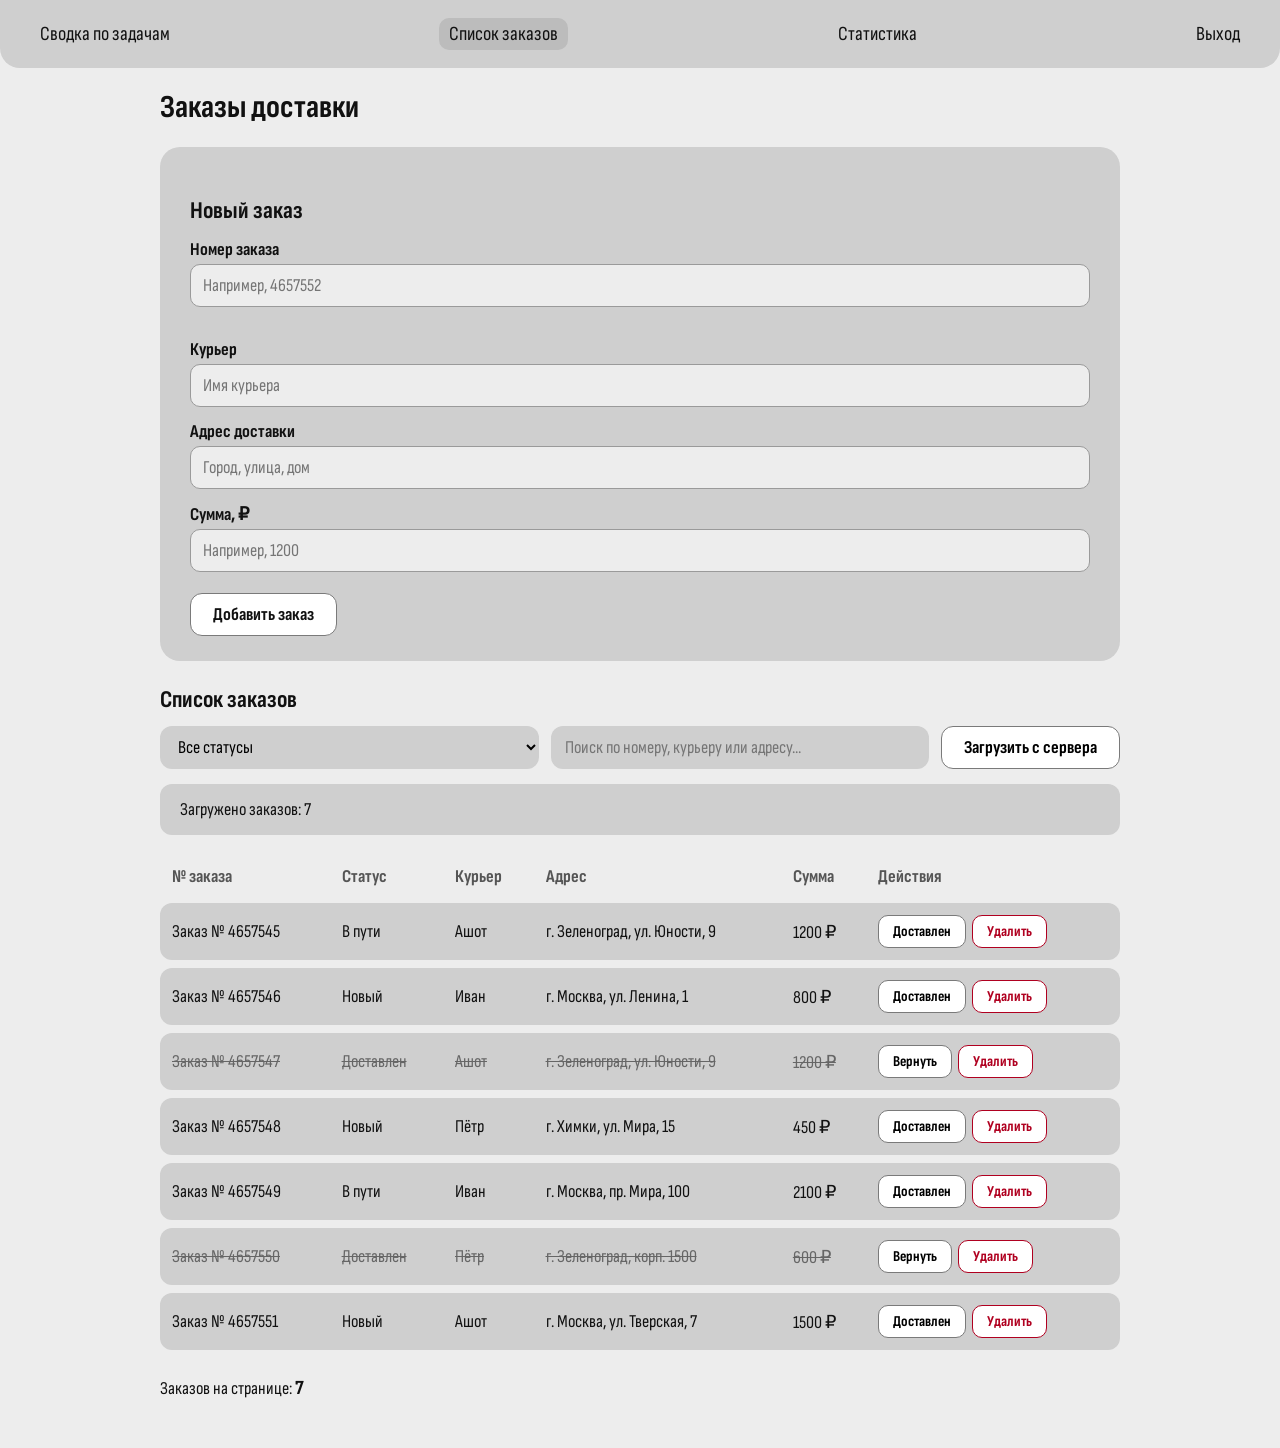
<file: isit-lab5/src/index.html>
<!DOCTYPE html>
<html lang="ru">
<head>
    <meta charset="UTF-8">
    <title>Заказы доставки</title>

    <!-- Шрифт Sofia Sans Condensed из Google Fonts -->
    <link rel="preconnect" href="https://fonts.googleapis.com">
    <link rel="preconnect" href="https://fonts.gstatic.com" crossorigin>
    <link href="https://fonts.googleapis.com/css2?family=Sofia+Sans+Condensed:wght@400;700&display=swap" rel="stylesheet">

    <link rel="stylesheet" href="css/styles.css">
</head>
<body>

    <!-- Верхняя панель с меню -->
    <header class="topbar">
        <nav class="topbar-menu">
            <a href="#">Сводка по задачам</a>
            <a href="#" class="active">Список заказов</a>
            <a href="#">Статистика</a>
            <a href="#">Выход</a>
        </nav>
    </header>

    <div class="container">
        <h1>Заказы доставки</h1>

        <!-- Форма: сюда пользователь вводит данные нового заказа -->
        <form id="task-form" class="card">
            <h2>Новый заказ</h2>

            <label for="task-title">Номер заказа</label>
            <input id="task-title" type="text" placeholder="Например, 4657552">
            <div class="error" id="error-title"></div>

            <label for="task-courier">Курьер</label>
            <input id="task-courier" type="text" placeholder="Имя курьера">

            <label for="task-address">Адрес доставки</label>
            <input id="task-address" type="text" placeholder="Город, улица, дом">

            <label for="task-sum">Сумма, ₽</label>
            <input id="task-sum" type="number" placeholder="Например, 1200">

            <br><br>
            <button type="submit" class="primary">Добавить заказ</button>
        </form>

        <h2>Список заказов</h2>

        <!-- Элементы управления: фильтр по статусу, поиск, кнопка загрузки -->
        <div class="toolbar">
            <select id="status-filter">
                <option value="">Все статусы</option>
                <option value="new">Новый</option>
                <option value="in_progress">В пути</option>
                <option value="done">Доставлен</option>
            </select>
            <input id="search-input" type="text" placeholder="Поиск по номеру, курьеру или адресу...">
            <button id="refresh-button">Загрузить с сервера</button>
        </div>

        <!-- Область отображения информации: «Загрузка…», «Ничего не найдено», ошибки -->
        <div id="info" class="message">Нажмите «Загрузить с сервера»</div>

        <!-- Таблицу заполняет JavaScript -->
        <table id="task-table" hidden>
            <thead>
                <tr>
                    <th>№ заказа</th>
                    <th>Статус</th>
                    <th>Курьер</th>
                    <th>Адрес</th>
                    <th>Сумма</th>
                    <th>Действия</th>
                </tr>
            </thead>
            <tbody id="task-body"></tbody>
        </table>

        <p>Заказов на странице: <strong id="counter">0</strong></p>
    </div>

    <!-- Скрипты подключаются в конце страницы, когда вся разметка уже загружена -->
    <script src="js/mock-data.js"></script>
    <script src="js/mock-api.js"></script>
    <script src="js/app.js"></script>
</body>
</html>
</file>
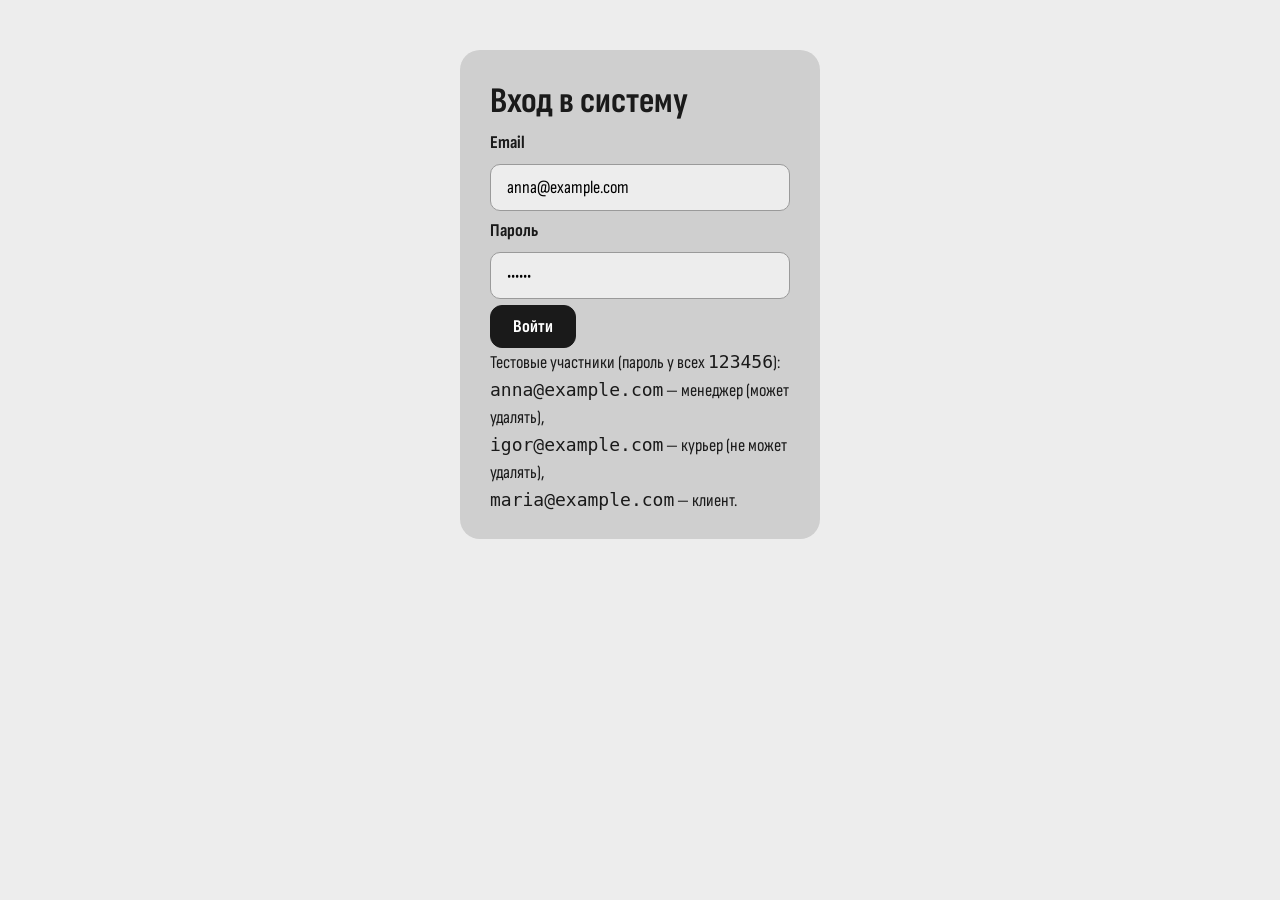
<file: isit-lab9/src/public/client/index.html>
<!DOCTYPE html>
<html lang="ru">
<head>
    <meta charset="UTF-8">
    <meta name="viewport" content="width=device-width, initial-scale=1.0">
    <title>Доставка заказов</title>
    <link rel="stylesheet" href="css/styles.css">
</head>
<body>

    <!-- ===== Экран 1. Вход в систему ===== -->
    <div id="login-screen" class="container" style="max-width: 400px; margin-top: 50px;">
        <form id="login-form" class="card" novalidate>
            <h1>Вход в систему</h1>

            <label for="login-email">Email</label>
            <input id="login-email" type="text" value="anna@example.com" autocomplete="username">
            <div class="error" id="error-email"></div>

            <label for="login-password">Пароль</label>
            <input id="login-password" type="password" value="123456" autocomplete="current-password">
            <div class="error" id="error-password"></div>

            <div class="error" id="error-login"></div>
            <button type="submit" id="login-button" class="primary">Войти</button>

            <p class="hint">
                Тестовые участники (пароль у всех <code>123456</code>):<br>
                <code>anna@example.com</code> — менеджер (может удалять),<br>
                <code>igor@example.com</code> — курьер (не может удалять),<br>
                <code>maria@example.com</code> — клиент.
            </p>
        </form>
    </div>

    <!-- ===== Экран 2. Список заказов ===== -->
    <div id="main-screen" hidden>
        <div class="topbar">
            <h1 style="margin: 0; font-size: 24px;">Доставка заказов</h1>
            <span>
                <span id="user-name"></span>
                <span id="user-role" class="badge"></span>
                <button id="logout-button">Выйти</button>
            </span>
        </div>

        <div class="container">

            <!-- Форма создания заказа -->
            <form id="task-form" class="card" novalidate>
                <h2>Новый заказ</h2>

                <label for="task-title">Номер заказа</label>
                <input id="task-title" type="text" placeholder="Например: 4657552">
                <div class="error" id="error-title"></div>

                <label for="task-description">Адрес доставки</label>
                <textarea id="task-description" placeholder="Город, улица, дом"></textarea>

                <label for="task-project">Курьер</label>
                <select id="task-project"></select>
                <div class="error" id="error-project"></div>

                <label for="task-priority">Приоритет</label>
                <select id="task-priority">
                    <option value="low">Низкий</option>
                    <option value="medium" selected>Средний</option>
                    <option value="high">Высокий</option>
                </select>

                <label for="task-date">Срок доставки</label>
                <input id="task-date" type="date">
                <div class="error" id="error-date"></div>

                <div class="error" id="error-form"></div>
                <button type="submit" id="task-button" class="primary" style="margin-top: 15px;">Создать заказ</button>
            </form>

            <!-- Фильтры -->
            <h2>Список заказов</h2>
            <div class="toolbar">
                <select id="status-filter">
                    <option value="">Все статусы</option>
                    <option value="new">Новый</option>
                    <option value="in_progress">В пути</option>
                    <option value="done">Доставлен</option>
                </select>
                <input id="search-input" type="text" placeholder="Поиск по номеру...">
                <button id="refresh-button">Обновить</button>
            </div>

            <!-- Здесь показываются «Загрузка…», «Ничего не найдено» и ошибки -->
            <div id="message" class="message" hidden></div>

            <!-- Таблицу заполняет JavaScript -->
            <table id="task-table">
                <thead>
                    <tr>
                        <th>№</th>
                        <th>Заказ</th>
                        <th>Курьер</th>
                        <th>Статус</th>
                        <th>Приоритет</th>
                        <th>Срок</th>
                        <th>Действия</th>
                    </tr>
                </thead>
                <tbody id="task-body"></tbody>
            </table>
        </div>
    </div>

    <!-- Скрипты -->
    <script src="js/config.js"></script>
    <script src="js/api.js"></script>
    <script src="js/app.js"></script>
</body>
</html>
</file>
<file: isit-lab5/src/css/styles.css>
/* Оформление в стиле макетов из Figma: серые карточки, скругления, шрифт Sofia Sans Condensed. */

* {
    box-sizing: border-box;
}

body {
    font-family: 'Sofia Sans Condensed', Arial, sans-serif;
    background: #ededed;
    color: #111;
    margin: 0;
    font-size: 18px;
}

/* Верхняя панель */
.topbar {
    background: #cfcfcf;
    padding: 18px 30px;
    border-radius: 0 0 20px 20px;
    margin-bottom: 20px;
}

.topbar-menu {
    display: flex;
    justify-content: space-between;
    gap: 30px;
    flex-wrap: wrap;
}

    .topbar-menu a {
        color: #111;
        text-decoration: none;
        font-size: 20px;
        padding: 4px 10px;
        border-radius: 10px;
        transition: background 0.15s;
    }

        .topbar-menu a:hover,
        .topbar-menu a.active {
            background: #bcbcbc;
        }

/* Содержимое по центру */
.container {
    max-width: 1000px;
    margin: 0 auto;
    padding: 0 20px 30px;
}

h1 {
    font-size: 32px;
    font-weight: 700;
    margin: 10px 0 20px;
}

h2 {
    font-size: 24px;
    font-weight: 700;
    margin: 24px 0 12px;
}

/* Карточка */
.card {
    background: #cfcfcf;
    border-radius: 20px;
    padding: 25px 30px;
    margin-bottom: 20px;
}

/* Поля форм */
label {
    display: block;
    margin-top: 14px;
    font-weight: 700;
    font-size: 18px;
}

input, select, textarea {
    width: 100%;
    padding: 10px 12px;
    margin-top: 4px;
    font-family: inherit;
    font-size: 18px;
    border: 1px solid #9a9a9a;
    border-radius: 10px;
    background: #ededed;
}

    input:focus, select:focus, textarea:focus {
        outline: 2px solid #6b6b6b;
    }

/* Ошибка под полем */
.error {
    color: #b00020;
    font-size: 15px;
    min-height: 18px;
}

/* Кнопки */
button {
    padding: 10px 22px;
    font-family: inherit;
    font-size: 18px;
    font-weight: 700;
    border: 1px solid #7a7a7a;
    border-radius: 12px;
    background: #ffffff;
    cursor: pointer;
    transition: background 0.15s;
}

    button:hover {
        background: #f1f1f1;
    }

    button.primary {
        background: #ffffff;
        color: #111;
    }

    button.danger {
        color: #b00020;
        border-color: #b00020;
    }

    button:disabled {
        opacity: 0.5;
        cursor: not-allowed;
    }

/* Строка фильтров */
.toolbar {
    display: flex;
    gap: 12px;
    margin-bottom: 15px;
    flex-wrap: wrap;
}

    .toolbar select,
    .toolbar input {
        flex: 1;
        margin-top: 0;
        background: #cfcfcf;
        border: none;
        border-radius: 12px;
        padding: 10px 14px;
    }

    .toolbar button {
        white-space: nowrap;
    }

/* Таблица */
table {
    width: 100%;
    border-collapse: separate;
    border-spacing: 0 8px;
}

th {
    text-align: left;
    padding: 8px 12px;
    font-size: 18px;
    color: #555;
    font-weight: 700;
    background: transparent;
}

td {
    padding: 12px;
    background: #cfcfcf;
    text-align: left;
    font-size: 18px;
}

tr td:first-child {
    border-radius: 12px 0 0 12px;
}

tr td:last-child {
    border-radius: 0 12px 12px 0;
}

/* Сообщения */
.message {
    padding: 15px 20px;
    margin-bottom: 15px;
    border-radius: 12px;
    background: #cfcfcf;
}

    .message.error-message {
        background: #f4c7c7;
        color: #7a0015;
    }

/* Атрибут hidden должен скрывать */
[hidden] {
    display: none !important;
}

/* Доставленный заказ: зачёркнутый серый текст */
tr.done td {
    text-decoration: line-through;
    color: #666;
}

/* Кнопки в строках таблицы */
td button {
    padding: 6px 14px;
    font-size: 15px;
    margin-right: 6px;
    border-radius: 10px;
}

#counter {
    font-size: 20px;
    font-weight: 700;
}
</file>
<file: isit-lab9/src/public/client/css/styles.css>
@import url('https://fonts.googleapis.com/css2?family=Sofia+Sans+Condensed:wght@400;700&display=swap');

* {
    box-sizing: border-box;
    margin: 0;
    padding: 0;
}

body {
    font-family: 'Sofia Sans Condensed', Arial, sans-serif;
    background-color: #ededed;
    color: #1a1a1a;
    font-size: 18px;
    line-height: 1.5;
}

/* --- ВЕРХНЯЯ ПАНЕЛЬ --- */
.topbar {
    background-color: #cfcfcf;
    padding: 15px 30px;
    border-radius: 0 0 20px 20px;
    margin-bottom: 30px;
    display: flex;
    justify-content: space-between;
    align-items: center;
}

    .topbar h1 {
        font-size: 24px;
        margin: 0;
    }

    .topbar span {
        font-size: 18px;
        font-weight: 700;
    }

/* --- КОНТЕЙНЕР --- */
.container {
    max-width: 1100px;
    margin: 0 auto;
    padding: 0 20px 50px;
}

h2 {
    font-size: 28px;
    margin-bottom: 20px;
}

/* --- КАРТОЧКИ --- */
.card {
    background-color: #cfcfcf;
    border-radius: 20px;
    padding: 25px 30px;
    margin-bottom: 20px;
}

/* --- ТАБЛИЦА --- */
table {
    width: 100%;
    border-collapse: separate;
    border-spacing: 0 10px;
    margin-top: -10px;
}

th {
    text-align: left;
    padding: 10px 20px;
    font-weight: 700;
    color: #555;
}

td {
    background-color: #cfcfcf;
    padding: 15px 20px;
    vertical-align: middle;
}

tr td:first-child {
    border-radius: 12px 0 0 12px;
}

tr td:last-child {
    border-radius: 0 12px 12px 0;
}

/* --- КНОПКИ --- */
.btn, button {
    display: inline-block;
    padding: 10px 22px;
    font-family: inherit;
    font-size: 18px;
    font-weight: 700;
    text-align: center;
    text-decoration: none;
    border-radius: 12px;
    cursor: pointer;
    transition: all 0.2s;
    background-color: #ffffff;
    color: #1a1a1a;
    border: 1px solid #9a9a9a;
}

    .btn:hover, button:hover {
        background-color: #e6e6e6;
    }

    button.primary {
        background-color: #1a1a1a;
        color: #ffffff;
        border-color: #1a1a1a;
    }

        button.primary:hover {
            background-color: #333;
        }

    button.danger {
        background-color: #f4c7c7;
        color: #7a0015;
        border-color: #d99e9e;
    }

    button:disabled {
        opacity: 0.5;
        cursor: not-allowed;
    }

/* --- ФОРМЫ --- */
.form-group {
    margin-bottom: 15px;
}

label {
    display: block;
    margin-bottom: 8px;
    font-weight: 700;
}

input, select, textarea {
    width: 100%;
    padding: 12px 16px;
    font-family: inherit;
    font-size: 18px;
    background-color: #ededed;
    border: 1px solid #9a9a9a;
    border-radius: 10px;
    outline: none;
}

    input:focus, select:focus {
        border-color: #333;
    }

/* --- ОШИБКИ --- */
.error {
    color: #b00020;
    font-size: 16px;
    margin-top: 6px;
    font-weight: 700;
}

/* --- ЭКРАНЫ (Вход / Список) --- */
.screen {
    display: none;
}

    .screen.active {
        display: block;
    }

/* --- ПРОЧЕЕ --- */
.badge {
    display: inline-block;
    padding: 4px 12px;
    border-radius: 20px;
    background: #bcbcbc;
    font-size: 16px;
    font-weight: 700;
}

.done-mark {
    color: #2d7a4f;
    font-weight: 700;
}

[hidden] {
    display: none !important;
}
</file>
